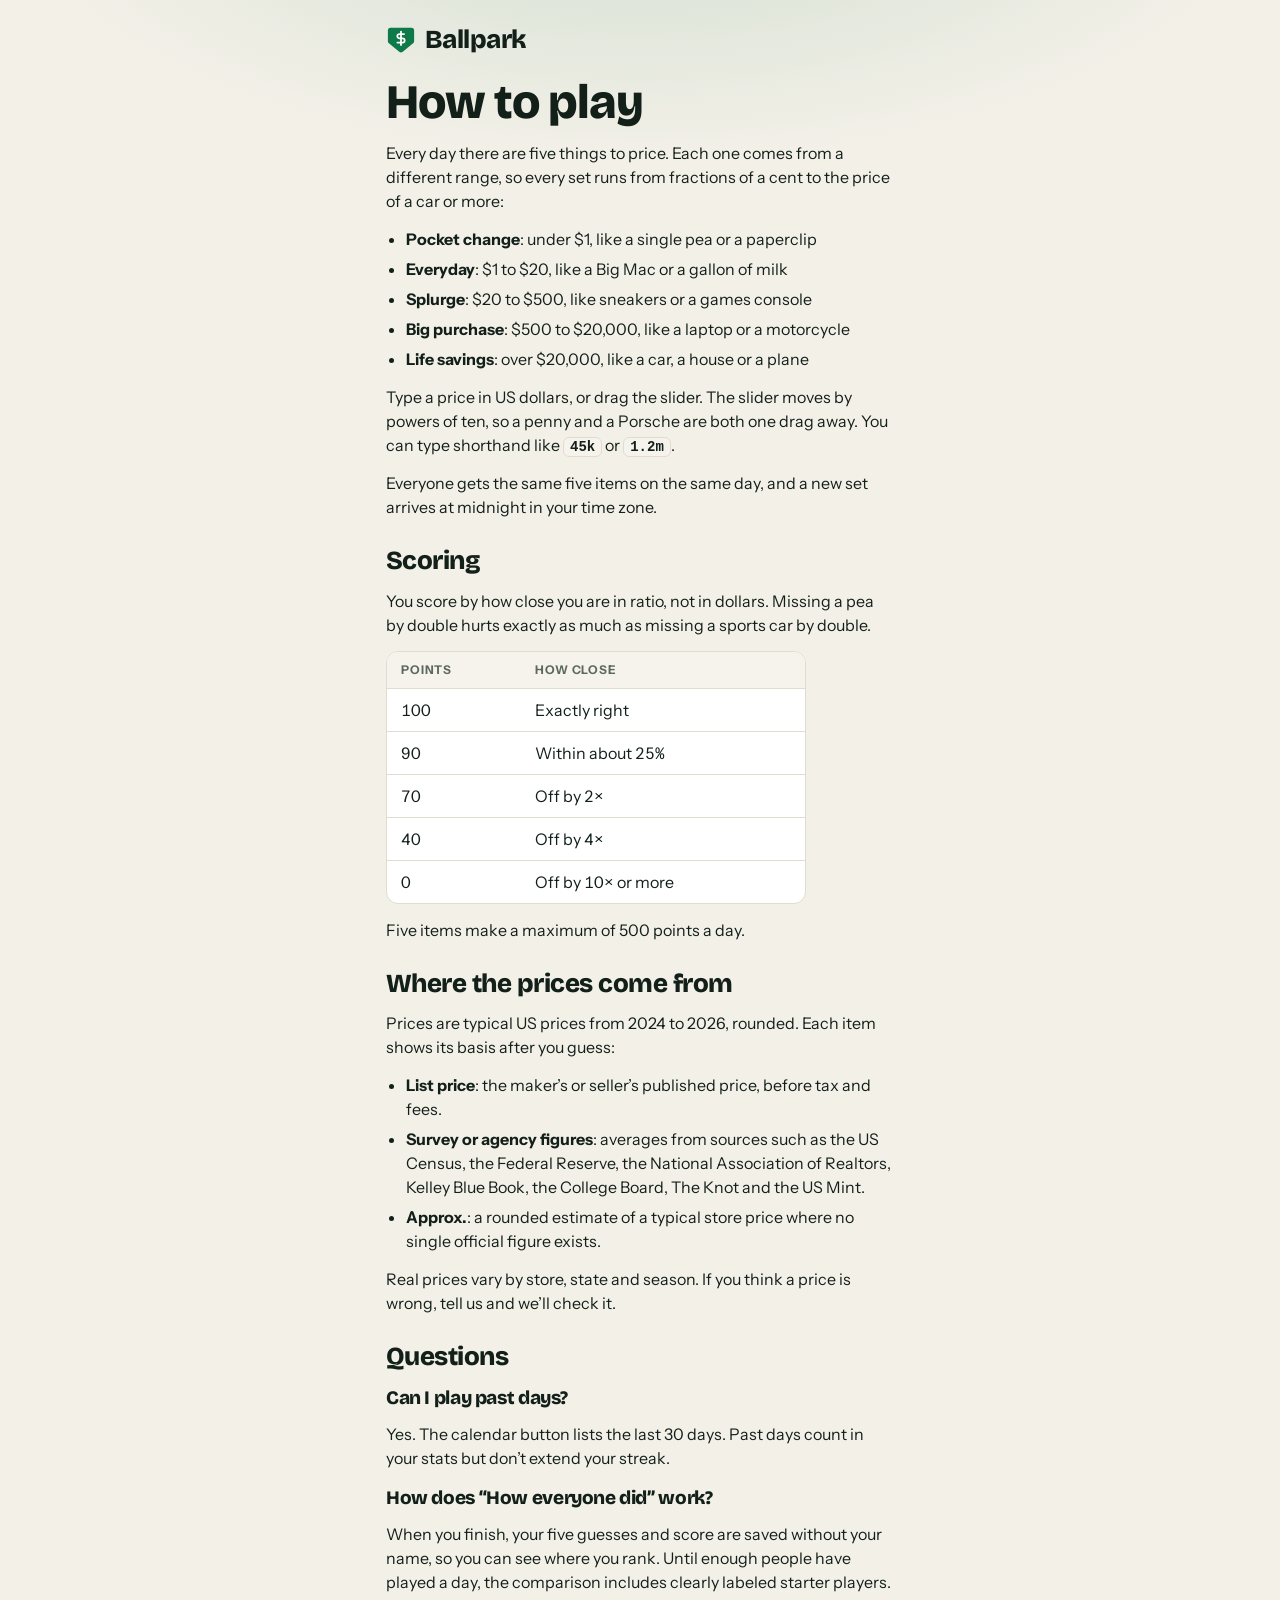
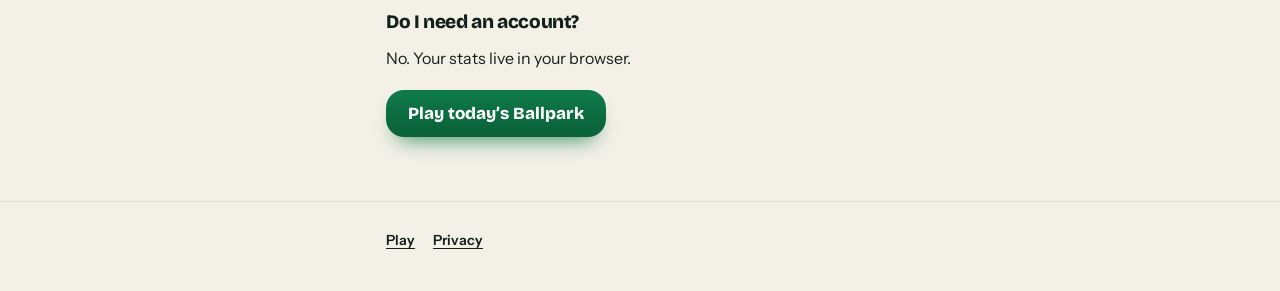
<file: public/about.html>
<!doctype html>
<html lang="en">
<head>
<meta charset="utf-8">
<meta name="viewport" content="width=device-width,initial-scale=1,viewport-fit=cover">
<title>How to Play Ballpark and Where the Prices Come From</title>
<meta name="description" content="Rules, scoring and price sources for Ballpark, the free daily game where you guess the price of five things from a pea to a sports car.">
<link rel="canonical" href="https://playballparkgame.com/about">
<link rel="icon" href="assets/icon.svg" type="image/svg+xml">
<link rel="preconnect" href="https://fonts.googleapis.com">
<link rel="preconnect" href="https://fonts.gstatic.com" crossorigin>
<link rel="stylesheet" href="https://fonts.googleapis.com/css2?family=Bricolage+Grotesque:opsz,wght@12..96,500..800&family=Instrument+Sans:wght@400..700&display=swap">
<link rel="stylesheet" href="assets/styles.css?v=ebe54097">
<script async src="https://pagead2.googlesyndication.com/pagead/js/adsbygoogle.js?client=ca-pub-3527976509887077"
     crossorigin="anonymous"></script>
</head>
<body>
<main class="wrap doc">
  <a class="doclogo" href="./"><svg class="mark" viewBox="0 0 32 32" width="30" height="30" aria-hidden="true"><path class="mark-plate" d="M5 3h22a3 3 0 0 1 3 3v11.2a3 3 0 0 1-1.1 2.3l-11 9.1a3 3 0 0 1-3.8 0l-11-9.1A3 3 0 0 1 2 17.2V6a3 3 0 0 1 3-3z"/><g class="mark-glyph" transform="translate(8.2 6.4) scale(.65)" fill="none" stroke-width="2.9" stroke-linecap="round" stroke-linejoin="round"><path d="M12 1v22"/><path d="M17 5H9.5a3.5 3.5 0 0 0 0 7h5a3.5 3.5 0 0 1 0 7H6"/></g></svg>Ballpark</a>
  <h1>How to play</h1>
  <p>Every day there are five things to price. Each one comes from a different range, so every set runs from fractions of a cent to the price of a car or more:</p>
  <ul>
    <li><b>Pocket change</b>: under $1, like a single pea or a paperclip</li>
    <li><b>Everyday</b>: $1 to $20, like a Big Mac or a gallon of milk</li>
    <li><b>Splurge</b>: $20 to $500, like sneakers or a games console</li>
    <li><b>Big purchase</b>: $500 to $20,000, like a laptop or a motorcycle</li>
    <li><b>Life savings</b>: over $20,000, like a car, a house or a plane</li>
  </ul>
  <p>Type a price in US dollars, or drag the slider. The slider moves by powers of ten, so a penny and a Porsche are both one drag away. You can type shorthand like <code>45k</code> or <code>1.2m</code>.</p>
  <p>Everyone gets the same five items on the same day, and a new set arrives at midnight in your time zone.</p>

  <h2>Scoring</h2>
  <p>You score by how close you are in ratio, not in dollars. Missing a pea by double hurts exactly as much as missing a sports car by double.</p>
  <table class="doctable">
    <thead><tr><th>Points</th><th>How close</th></tr></thead>
    <tbody>
      <tr><td>100</td><td>Exactly right</td></tr>
      <tr><td>90</td><td>Within about 25%</td></tr>
      <tr><td>70</td><td>Off by 2×</td></tr>
      <tr><td>40</td><td>Off by 4×</td></tr>
      <tr><td>0</td><td>Off by 10× or more</td></tr>
    </tbody>
  </table>
  <p>Five items make a maximum of 500 points a day.</p>

  <h2>Where the prices come from</h2>
  <p>Prices are typical US prices from 2024 to 2026, rounded. Each item shows its basis after you guess:</p>
  <ul>
    <li><b>List price</b>: the maker’s or seller’s published price, before tax and fees.</li>
    <li><b>Survey or agency figures</b>: averages from sources such as the US Census, the Federal Reserve, the National Association of Realtors, Kelley Blue Book, the College Board, The Knot and the US Mint.</li>
    <li><b>Approx.</b>: a rounded estimate of a typical store price where no single official figure exists.</li>
  </ul>
  <p>Real prices vary by store, state and season. If you think a price is wrong, tell us and we’ll check it.</p>

  <h2>Questions</h2>
  <h3>Can I play past days?</h3>
  <p>Yes. The calendar button lists the last 30 days. Past days count in your stats but don’t extend your streak.</p>
  <h3>How does “How everyone did” work?</h3>
  <p>When you finish, your five guesses and score are saved without your name, so you can see where you rank. Until enough people have played a day, the comparison includes clearly labeled starter players.</p>
  <h3>Do I need an account?</h3>
  <p>No. Your stats live in your browser.</p>
  <p><a class="cta-link" href="./">Play today’s Ballpark</a></p>
</main>
<footer class="sitefoot"><div class="wrap"><nav class="footlinks" aria-label="Site"><a href="./">Play</a><a href="privacy.html">Privacy</a></nav></div></footer>
</body>
</html>
</file>
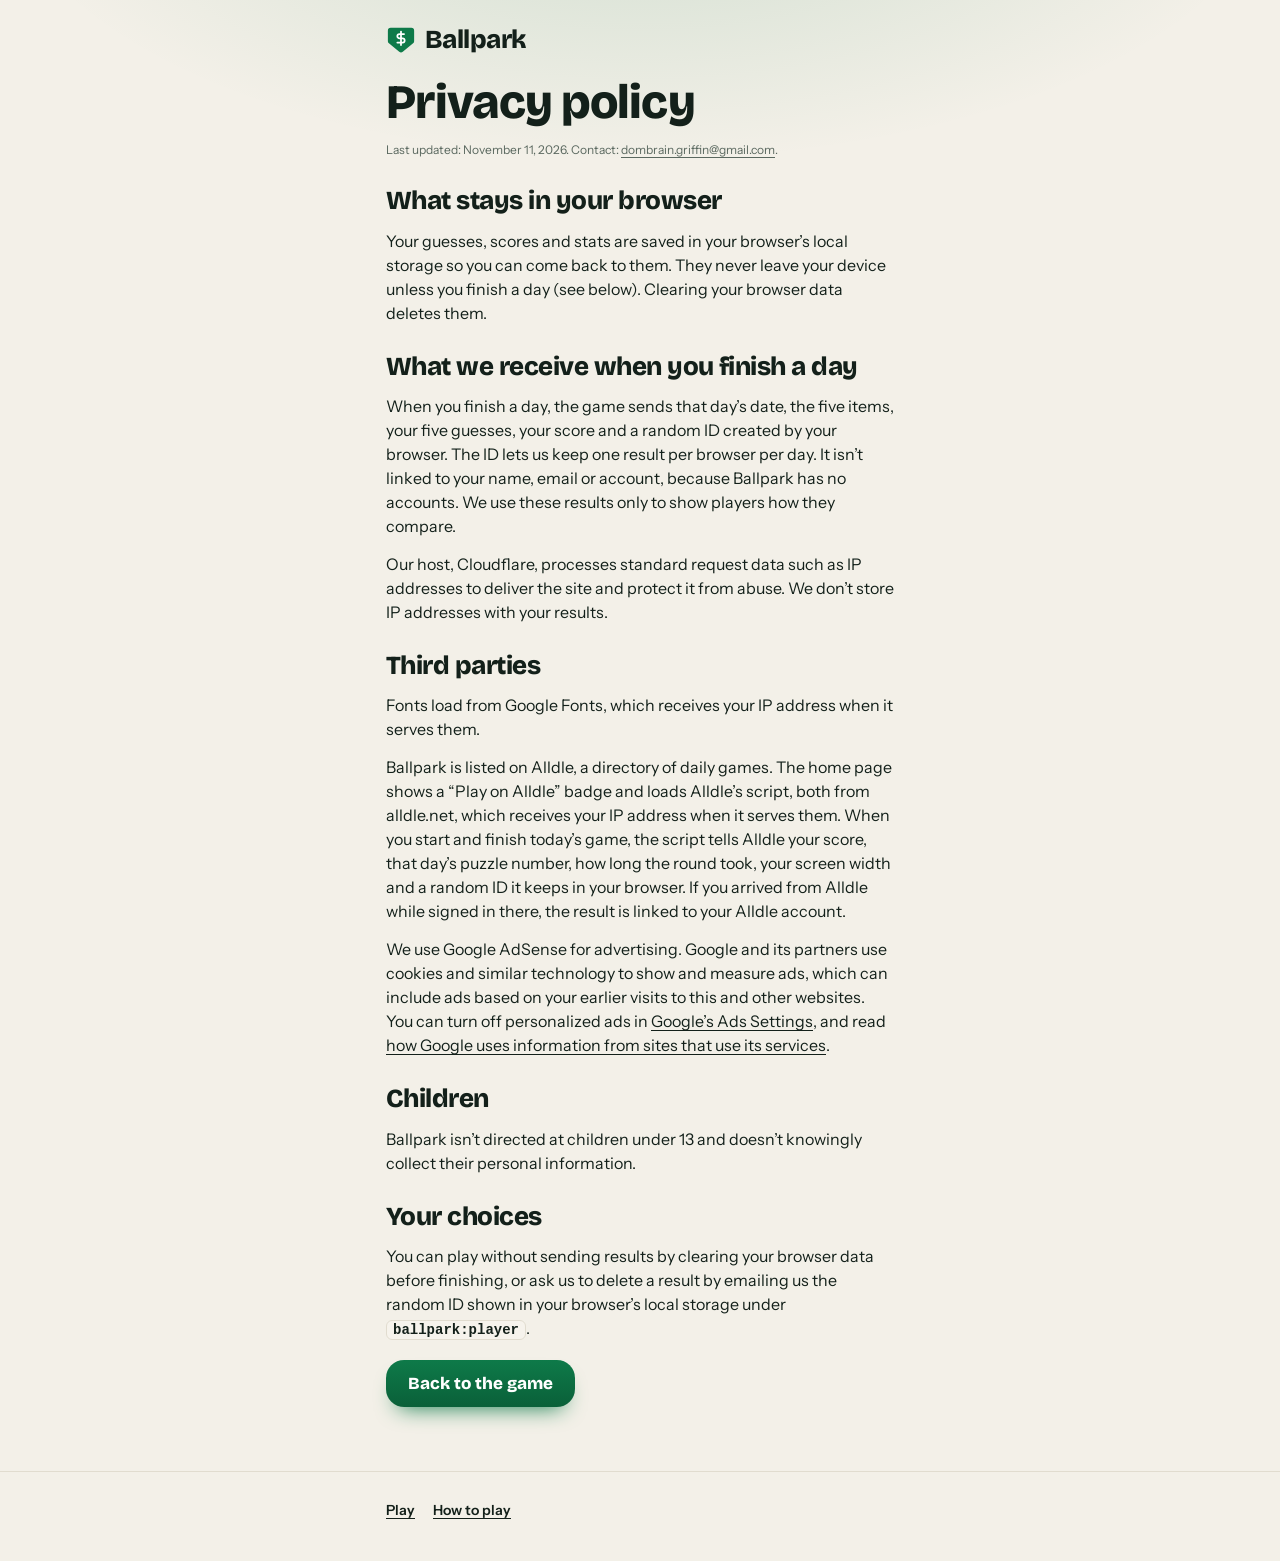
<file: public/privacy.html>
<!doctype html>
<html lang="en">
<head>
<meta charset="utf-8">
<meta name="viewport" content="width=device-width,initial-scale=1,viewport-fit=cover">
<title>Ballpark Privacy Policy</title>
<meta name="description" content="What Ballpark stores, what it sends, and what it never collects.">
<link rel="canonical" href="https://playballparkgame.com/privacy">
<link rel="icon" href="assets/icon.svg" type="image/svg+xml">
<link rel="preconnect" href="https://fonts.googleapis.com">
<link rel="preconnect" href="https://fonts.gstatic.com" crossorigin>
<link rel="stylesheet" href="https://fonts.googleapis.com/css2?family=Bricolage+Grotesque:opsz,wght@12..96,500..800&family=Instrument+Sans:wght@400..700&display=swap">
<link rel="stylesheet" href="assets/styles.css?v=ebe54097">
<script async src="https://pagead2.googlesyndication.com/pagead/js/adsbygoogle.js?client=ca-pub-3527976509887077"
     crossorigin="anonymous"></script>
</head>
<body>
<main class="wrap doc">
  <a class="doclogo" href="./"><svg class="mark" viewBox="0 0 32 32" width="30" height="30" aria-hidden="true"><path class="mark-plate" d="M5 3h22a3 3 0 0 1 3 3v11.2a3 3 0 0 1-1.1 2.3l-11 9.1a3 3 0 0 1-3.8 0l-11-9.1A3 3 0 0 1 2 17.2V6a3 3 0 0 1 3-3z"/><g class="mark-glyph" transform="translate(8.2 6.4) scale(.65)" fill="none" stroke-width="2.9" stroke-linecap="round" stroke-linejoin="round"><path d="M12 1v22"/><path d="M17 5H9.5a3.5 3.5 0 0 0 0 7h5a3.5 3.5 0 0 1 0 7H6"/></g></svg>Ballpark</a>
  <h1>Privacy policy</h1>
  <p class="fine">Last updated: November 11, 2026. Contact: <a href="mailto:dombrain.griffin@gmail.com">dombrain.griffin@gmail.com</a>.</p>

  <h2>What stays in your browser</h2>
  <p>Your guesses, scores and stats are saved in your browser’s local storage so you can come back to them. They never leave your device unless you finish a day (see below). Clearing your browser data deletes them.</p>

  <h2>What we receive when you finish a day</h2>
  <p>When you finish a day, the game sends that day’s date, the five items, your five guesses, your score and a random ID created by your browser. The ID lets us keep one result per browser per day. It isn’t linked to your name, email or account, because Ballpark has no accounts. We use these results only to show players how they compare.</p>
  <p>Our host, Cloudflare, processes standard request data such as IP addresses to deliver the site and protect it from abuse. We don’t store IP addresses with your results.</p>

  <h2>Third parties</h2>
  <p>Fonts load from Google Fonts, which receives your IP address when it serves them.</p>
  <p>Ballpark is listed on Alldle, a directory of daily games. The home page shows a “Play on Alldle” badge and loads Alldle’s script, both from alldle.net, which receives your IP address when it serves them. When you start and finish today’s game, the script tells Alldle your score, that day’s puzzle number, how long the round took, your screen width and a random ID it keeps in your browser. If you arrived from Alldle while signed in there, the result is linked to your Alldle account.</p>
  <p>We use Google AdSense for advertising. Google and its partners use cookies and similar technology to show and measure ads, which can include ads based on your earlier visits to this and other websites. You can turn off personalized ads in <a href="https://adssettings.google.com">Google’s Ads Settings</a>, and read <a href="https://policies.google.com/technologies/partner-sites">how Google uses information from sites that use its services</a>.</p>
  <!-- [If you add analytics: name the tool and what it measures.] -->

  <h2>Children</h2>
  <p>Ballpark isn’t directed at children under 13 and doesn’t knowingly collect their personal information.</p>

  <h2>Your choices</h2>
  <p>You can play without sending results by clearing your browser data before finishing, or ask us to delete a result by emailing us the random ID shown in your browser’s local storage under <code>ballpark:player</code>.</p>
  <p><a class="cta-link" href="./">Back to the game</a></p>
</main>
<footer class="sitefoot"><div class="wrap"><nav class="footlinks" aria-label="Site"><a href="./">Play</a><a href="about.html">How to play</a></nav></div></footer>
</body>
</html>
</file>
<file: public/assets/styles.css>
/* Ballpark styles. One look with a day and a night version; the night version follows the visitor's dark-mode setting.
   To change colors, edit the tokens in the two blocks below. */
:root{
  --bg:#F3F0E8; --surface:#FFFFFF; --surface2:#F6F3EC; --ink:#13201A; --muted:#5A685F; --line:#E1DCCF;
  --primary:#0E7A49; --primary2:#0A6039; --on-primary:#FFFFFF; --accent:#F4B52E; --on-accent:#1B1503;
  --good:#12995A; --mid:#D29406; --warn:#E26F14; --bad:#D4372D;
  --glow:rgba(14,122,73,.16); --shadow:rgba(28,45,35,.22); --backdrop:rgba(19,32,26,.5);
}
@media (prefers-color-scheme: dark){
  :root:not([data-theme="light"]){
    --bg:#0B120E; --surface:#141E18; --surface2:#1B2820; --ink:#EDF3EE; --muted:#9AAA9F; --line:#28382E;
    --primary:#34D17E; --primary2:#22B468; --on-primary:#06150C; --accent:#FFC84A; --on-accent:#1B1503;
    --good:#3DD683; --mid:#FFCB45; --warn:#FF9440; --bad:#FF6A60;
    --glow:rgba(52,209,126,.13); --shadow:rgba(0,0,0,.6); --backdrop:rgba(0,0,0,.62); color-scheme:dark;
  }
}
:root[data-theme="dark"]{
  --bg:#0B120E; --surface:#141E18; --surface2:#1B2820; --ink:#EDF3EE; --muted:#9AAA9F; --line:#28382E;
  --primary:#34D17E; --primary2:#22B468; --on-primary:#06150C; --accent:#FFC84A; --on-accent:#1B1503;
  --good:#3DD683; --mid:#FFCB45; --warn:#FF9440; --bad:#FF6A60;
  --glow:rgba(52,209,126,.13); --shadow:rgba(0,0,0,.6); --backdrop:rgba(0,0,0,.62); color-scheme:dark;
}

/* ---- base ---- */
:root{
  --f-display:"Bricolage Grotesque","Instrument Sans",system-ui,-apple-system,"Segoe UI",sans-serif;
  --f-body:"Instrument Sans",system-ui,-apple-system,"Segoe UI",sans-serif;
  --f-emoji:"Apple Color Emoji","Segoe UI Emoji","Noto Color Emoji",sans-serif;
  --r-lg:28px; --r-md:18px; --r-sm:12px;
  --card-shadow:0 1px 2px color-mix(in srgb,var(--shadow) 30%,transparent), 0 24px 48px -28px var(--shadow);
}
*{box-sizing:border-box}
html{-webkit-text-size-adjust:100%}
body{margin:0; min-height:100vh; background:radial-gradient(900px 420px at 50% -140px,var(--glow),transparent 72%) no-repeat, var(--bg); color:var(--ink); font-family:var(--f-body); font-size:16px; line-height:1.5; -webkit-font-smoothing:antialiased; padding-top:env(safe-area-inset-top,0px); padding-bottom:env(safe-area-inset-bottom,0px)}
img{max-width:100%}
[hidden]{display:none!important}
.wrap{max-width:540px; margin:0 auto; padding-block:18px 56px; padding-left:max(16px, env(safe-area-inset-left,0px)); padding-right:max(16px, env(safe-area-inset-right,0px)); display:grid; gap:16px}
h1,h2,h3{margin:0; font-family:var(--f-display); font-weight:800; line-height:1.05; letter-spacing:-.02em; text-wrap:balance}
p{margin:0}
button{font:inherit; color:inherit; -webkit-tap-highlight-color:transparent}
a{color:inherit; text-underline-offset:3px}
:focus-visible{outline:3px solid var(--primary); outline-offset:3px}
.num{font-variant-numeric:tabular-nums}
.emo{font-family:var(--f-emoji); line-height:1; font-style:normal}
.t90{--t:var(--good)} .t70{--t:var(--mid)} .t40{--t:var(--warn)} .t0{--t:var(--bad)}

/* ---- top bar ---- */
.top{display:flex; align-items:center; justify-content:space-between; gap:10px}
.logo{display:flex; align-items:center; gap:9px}
.logo h1{font-size:28px}
.mark{display:block; flex:none}
.mark-plate{fill:var(--primary)} .mark-glyph{stroke:var(--on-primary)}
.icons{display:flex; gap:8px}
.ibtn{width:42px; height:42px; border-radius:50%; border:1px solid var(--line); background:var(--surface); cursor:pointer; display:grid; place-items:center; padding:0; transition:transform .12s, background .12s, border-color .12s}
.ibtn:hover{border-color:color-mix(in srgb,var(--primary) 45%,var(--line)); background:color-mix(in srgb,var(--primary) 7%,var(--surface))}
.ibtn:active{transform:scale(.94)}
.ibtn svg{width:19px; height:19px; stroke:var(--ink); fill:none; stroke-width:2; stroke-linecap:round; stroke-linejoin:round}
.sub{display:flex; align-items:center; gap:8px; font-size:13px; font-weight:600; color:var(--muted); letter-spacing:.01em}
.sub .sep{width:3px; height:3px; border-radius:50%; background:currentColor; opacity:.6}
.sub .when{margin-left:auto; padding:3px 10px; border-radius:999px; background:color-mix(in srgb,var(--primary) 12%,transparent); color:var(--primary); font-size:12px; letter-spacing:.06em; text-transform:uppercase; font-weight:700}
.banner{font-size:14px; padding:10px 14px; border-radius:var(--r-sm); border:1px solid color-mix(in srgb,var(--accent) 55%,var(--line)); background:color-mix(in srgb,var(--accent) 16%,var(--surface))}

/* ---- progress: one chip per item, then the running total ---- */
.steps{display:grid; grid-template-columns:repeat(5,1fr) 1.35fr; gap:8px}
.step{height:46px; display:grid; place-items:center; border-radius:14px; background:color-mix(in srgb,var(--surface) 60%,transparent); border:1px solid var(--line); color:var(--muted); font:700 17px var(--f-display); font-variant-numeric:tabular-nums; transition:background .2s, border-color .2s}
.step.now{background:var(--surface); border:2px solid var(--primary); color:var(--primary); box-shadow:0 0 0 4px color-mix(in srgb,var(--primary) 14%,transparent)}
.step.done{background:color-mix(in srgb,var(--t) 15%,var(--surface)); border-color:color-mix(in srgb,var(--t) 45%,var(--surface)); color:color-mix(in srgb,var(--t) 72%,var(--ink))}
.step.tot{background:var(--ink); border-color:var(--ink); color:var(--bg); display:flex; flex-direction:column; justify-content:center; align-items:center; gap:1px; font-size:18px; line-height:1}
.step.tot small{font:600 9px/1 var(--f-body); letter-spacing:.08em; text-transform:uppercase; opacity:.7}

/* ---- cards ---- */
.card,.panel,.sheet{background:var(--surface); border:1px solid var(--line); border-radius:var(--r-lg); box-shadow:var(--card-shadow)}
.card{padding:26px 22px 22px; display:grid; gap:14px; justify-items:center; text-align:center}
.card > *{max-width:100%; min-width:0}
@keyframes rise{from{opacity:0; transform:translateY(10px)} to{opacity:1; transform:none}}
.card,.panel{animation:rise .35s cubic-bezier(.2,.7,.2,1) both}
.band{display:inline-flex; align-items:center; gap:8px; padding:5px 12px; border-radius:999px; background:color-mix(in srgb,var(--primary) 11%,transparent); color:var(--primary); font-size:12px; font-weight:700; letter-spacing:.07em; text-transform:uppercase}
.emoji{width:clamp(112px,32vw,140px); aspect-ratio:1; display:grid; place-items:center; border-radius:50%; background:radial-gradient(circle at 32% 26%,var(--surface) 0,color-mix(in srgb,var(--accent) 20%,var(--surface2)) 70%); box-shadow:inset 0 -8px 18px color-mix(in srgb,var(--accent) 16%,transparent), 0 14px 26px -16px var(--shadow)}
.emoji .emo{font-size:clamp(60px,17vw,76px); filter:drop-shadow(0 6px 6px color-mix(in srgb,var(--shadow) 60%,transparent))}
.emoji.sm{width:84px} .emoji.sm .emo{font-size:44px}
@keyframes bob{50%{transform:translateY(-5px)}}
.emoji:not(.sm) .emo{animation:bob 3.6s ease-in-out infinite}
.iname{font-size:clamp(28px,7.6vw,36px)}
.idetail{color:var(--muted); max-width:36ch}

/* ---- guess input ---- */
.guess{display:grid; gap:12px; width:100%; min-width:0; justify-self:stretch; margin-top:4px}
.pricebox{display:flex; align-items:center; border-radius:20px; border:2px solid var(--line); background:var(--surface2); padding:4px 18px; transition:border-color .15s, box-shadow .15s; cursor:text}
.pricebox span{font:700 34px var(--f-display); color:var(--primary)}
.pricebox input{flex:1; width:0; min-width:0; border:0; background:transparent; color:var(--ink); font:800 40px var(--f-display); letter-spacing:-.02em; font-variant-numeric:tabular-nums; padding:8px 8px; outline:none}
.pricebox input::placeholder{color:color-mix(in srgb,var(--muted) 40%,transparent)}
.pricebox:focus-within{border-color:var(--primary); box-shadow:0 0 0 4px color-mix(in srgb,var(--primary) 16%,transparent)}
.nudges{display:grid; grid-template-columns:repeat(4,1fr); gap:8px}
.nudge{padding:9px 0; border-radius:999px; border:1px solid var(--line); background:var(--surface); cursor:pointer; font:700 15px var(--f-display); transition:transform .12s, background .12s, border-color .12s}
.nudge:hover{border-color:color-mix(in srgb,var(--primary) 45%,var(--line)); background:color-mix(in srgb,var(--primary) 7%,var(--surface))}
.nudge:active{transform:scale(.95)}
.slider{-webkit-appearance:none; appearance:none; width:100%; height:10px; margin:10px 0 4px; border-radius:999px; background:linear-gradient(90deg,color-mix(in srgb,var(--primary) 22%,var(--surface2)),var(--primary)); cursor:pointer}
.slider::-webkit-slider-thumb{-webkit-appearance:none; appearance:none; width:30px; height:30px; border-radius:50%; background:var(--surface); border:3px solid var(--primary); box-shadow:0 4px 10px -2px var(--shadow)}
.slider::-moz-range-thumb{width:24px; height:24px; border-radius:50%; background:var(--surface); border:3px solid var(--primary); box-shadow:0 4px 10px -2px var(--shadow)}
.slider::-moz-range-track{background:transparent}
.scale{position:relative; height:18px; margin-inline:14px; font-size:12px; font-weight:600; color:var(--muted)}
.scale span{position:absolute; top:0; transform:translateX(-50%); white-space:nowrap}
.scale span:first-child{transform:none; margin-left:-14px}
.cta{width:100%; padding:16px; border:0; border-radius:var(--r-md); background:linear-gradient(180deg,var(--primary),var(--primary2)); color:var(--on-primary); font:800 18px var(--f-display); letter-spacing:.01em; cursor:pointer; box-shadow:0 12px 22px -12px var(--primary), inset 0 1px 0 rgba(255,255,255,.22); transition:transform .12s, box-shadow .12s, filter .12s}
.cta:hover{filter:brightness(1.06); transform:translateY(-1px)}
.cta:active{transform:translateY(1px) scale(.99)}
.cta:disabled{background:var(--surface2); color:var(--muted); box-shadow:inset 0 0 0 1px var(--line); cursor:not-allowed; transform:none; filter:none}
.cta.alt{background:var(--ink); color:var(--bg); box-shadow:0 12px 22px -14px var(--ink)}
.helper{font-size:13px; color:var(--muted)}

/* ---- reveal ---- */
.reallabel{font-size:12px; font-weight:700; letter-spacing:.09em; text-transform:uppercase; color:var(--muted); margin-bottom:-10px}
.realprice{font:800 clamp(46px,14vw,70px) var(--f-display); letter-spacing:-.035em; line-height:1; font-variant-numeric:tabular-nums}
.yours{font-size:15px; color:var(--muted)} .yours b{color:var(--ink)}
/* How far off: a log scale running from 10× too low to 10× too high, real price in the middle. */
.meter{width:100%; display:grid; gap:6px; margin-top:22px}
.track{position:relative; height:12px; border-radius:999px; background:linear-gradient(90deg,var(--bad),var(--warn) 22%,var(--mid) 36%,var(--good) 47%,var(--good) 53%,var(--mid) 64%,var(--warn) 78%,var(--bad))}
.track .mid{position:absolute; left:50%; top:-4px; bottom:-4px; width:2px; margin-left:-1px; border-radius:2px; background:var(--ink)}
.pin{position:absolute; top:50%; width:22px; height:22px; margin:-11px 0 0 -11px; border-radius:50%; background:var(--surface); border:4px solid var(--ink); box-shadow:0 3px 8px -2px var(--shadow); transition:left .8s cubic-bezier(.2,.8,.2,1)}
.pin span{position:absolute; bottom:22px; left:50%; transform:translateX(-50%); padding:1px 7px; border-radius:6px; background:var(--ink); color:var(--bg); font-size:11px; font-weight:700; white-space:nowrap}
.mscale{display:flex; justify-content:space-between; font-size:11px; font-weight:600; color:var(--muted)}
.verdict{display:flex; gap:10px; align-items:center; justify-content:center; flex-wrap:wrap}
.pts{font:800 34px var(--f-display); letter-spacing:-.02em; color:color-mix(in srgb,var(--t) 80%,var(--ink))}
.pill{font-size:13px; font-weight:700; padding:4px 12px; border-radius:999px; background:color-mix(in srgb,var(--t) 16%,var(--surface)); color:color-mix(in srgb,var(--t) 70%,var(--ink)); border:1px solid color-mix(in srgb,var(--t) 40%,var(--surface))}
@keyframes pop{0%{transform:scale(.6); opacity:0} 60%{transform:scale(1.08); opacity:1} 100%{transform:none}}
.verdict.anim{animation:pop .45s .55s cubic-bezier(.2,.8,.2,1) both}
.basis{font-size:12px; color:var(--muted)}

/* ---- results ---- */
.hero{gap:10px; padding-top:24px}
.ring{position:relative; width:164px; height:164px}
.ring svg{width:100%; height:100%; transform:rotate(-90deg)}
.ring circle{fill:none; stroke-width:11}
.ring .rbg{stroke:var(--surface2)}
.ring .rfg{stroke:var(--primary); stroke-linecap:round; transition:stroke-dashoffset 1s cubic-bezier(.2,.8,.2,1)}
.ring div{position:absolute; inset:0; display:grid; place-content:center; justify-items:center}
.ring b{font:800 50px var(--f-display); letter-spacing:-.03em; line-height:1}
.ring span{font-size:13px; font-weight:600; color:var(--muted)}
.rank{font-size:28px; color:var(--primary)}
.herosub{font-size:13px; font-weight:600; color:var(--muted)}
.grid{font-family:var(--f-emoji); font-size:24px; letter-spacing:5px; margin-right:-5px}
.receipt{padding:6px 20px; display:grid; text-align:left; justify-items:stretch; gap:0}
.rrow{display:grid; grid-template-columns:36px 1fr auto; gap:12px; align-items:center; padding:13px 0; border-bottom:1px dashed var(--line)}
.rrow:last-child{border-bottom:0}
.rrow .e{font-size:28px; text-align:center}
.rrow .n{font-weight:700; line-height:1.25}
.rrow .m{color:var(--muted); font-size:13px}
.rrow .p{font:800 15px var(--f-display); padding:4px 10px; border-radius:999px; background:color-mix(in srgb,var(--t) 15%,var(--surface)); color:color-mix(in srgb,var(--t) 72%,var(--ink))}
.actions{display:grid; grid-template-columns:repeat(auto-fit,minmax(0,1fr)); gap:10px}
.btn{padding:13px 10px; border-radius:var(--r-md); border:1px solid var(--line); background:var(--surface); font:700 15px var(--f-display); cursor:pointer; transition:transform .12s, background .12s, border-color .12s}
.btn:hover{border-color:color-mix(in srgb,var(--primary) 45%,var(--line))}
.btn:active{transform:scale(.97)}
.btn.primary{border-color:transparent; background:linear-gradient(180deg,var(--primary),var(--primary2)); color:var(--on-primary); box-shadow:0 12px 22px -14px var(--primary)}
.panel{padding:20px; display:grid; gap:12px}
.panel h3{font-size:22px}
.ctable{display:grid}
.crow{display:grid; grid-template-columns:28px 1fr auto 76px; gap:10px; align-items:center; font-size:14px; padding:8px 0; border-top:1px solid var(--line)}
.crow.note{border-top:0; padding-bottom:4px}
.crow .emo{font-size:20px}
.crow .mono{font-weight:700; font-variant-numeric:tabular-nums; text-align:right}
.crow .muted{color:var(--muted); font-weight:600}
.crow.note span:nth-child(n+3){text-align:right}
.hist{width:100%; height:auto; display:block}
.hbar{fill:color-mix(in srgb,var(--muted) 28%,var(--surface))} .hbar.me{fill:var(--primary)}
.axis{font:600 11px var(--f-body); fill:var(--muted)}
.note{font-size:12px; color:var(--muted)}
.tip{display:flex; align-items:center; justify-content:center; gap:10px; padding:13px 16px; border-radius:var(--r-md); border:1px dashed color-mix(in srgb,var(--accent) 70%,var(--line)); background:color-mix(in srgb,var(--accent) 12%,var(--surface)); color:var(--ink); text-decoration:none; font-size:14px; transition:transform .12s, background .12s}
.tip:hover{background:color-mix(in srgb,var(--accent) 22%,var(--surface)); transform:translateY(-1px)}
.tip .emo{font-size:20px}
.countdown{text-align:center; font-size:13px; font-weight:600; color:var(--muted)}
.countdown b{font:800 30px var(--f-display); letter-spacing:-.01em; color:var(--ink); display:block}

/* ---- modal ---- */
@keyframes fade{from{opacity:0}}
@keyframes sheetup{from{opacity:0; transform:translateY(24px)}}
.modal{position:fixed; inset:0; background:var(--backdrop); -webkit-backdrop-filter:blur(6px); backdrop-filter:blur(6px); display:grid; place-items:end center; z-index:20; padding:12px; padding-left:max(12px, env(safe-area-inset-left,0px)); padding-right:max(12px, env(safe-area-inset-right,0px)); padding-bottom:max(12px, env(safe-area-inset-bottom,0px)); animation:fade .2s both}
@media (min-width:600px){ .modal{place-items:center} }
.sheet{color:var(--ink); width:100%; max-width:500px; max-height:86vh; overflow:auto; padding:22px; display:grid; gap:14px; animation:sheetup .3s cubic-bezier(.2,.8,.2,1) both}
.sheet header{display:flex; justify-content:space-between; align-items:center}
.sheet h2{font-size:26px}
.statgrid{display:grid; grid-template-columns:repeat(4,1fr); gap:8px; text-align:center}
.statgrid div{padding:12px 4px; border-radius:var(--r-sm); background:var(--surface2)}
.statgrid b{display:block; font:800 28px var(--f-display); letter-spacing:-.02em}
.statgrid span{font-size:12px; font-weight:600; color:var(--muted)}
.dist{display:grid; gap:6px}
.drow{display:grid; grid-template-columns:72px 1fr; gap:10px; align-items:center; font-size:13px; font-weight:600; color:var(--muted); font-variant-numeric:tabular-nums}
.drow i{display:block; height:24px; border-radius:8px; background:color-mix(in srgb,var(--muted) 24%,var(--surface)); color:var(--ink); min-width:26px; font-style:normal; font-weight:700; text-align:right; padding-right:8px; line-height:24px}
.drow.me i{background:var(--primary); color:var(--on-primary)}
.days{display:grid; gap:8px}
.day{display:grid; grid-template-columns:1fr auto; gap:8px; align-items:center; padding:12px 14px; border-radius:var(--r-sm); border:1px solid var(--line); background:var(--surface); cursor:pointer; text-align:left; transition:border-color .12s, background .12s}
.day:hover{border-color:color-mix(in srgb,var(--primary) 45%,var(--line)); background:color-mix(in srgb,var(--primary) 6%,var(--surface))}
.day .mono{font-size:13px; font-weight:600; color:var(--muted); font-variant-numeric:tabular-nums}
.day.today{border-color:var(--primary); background:color-mix(in srgb,var(--primary) 9%,var(--surface))}
.how{display:grid; gap:12px}
.scoretable{display:grid; grid-template-columns:auto 1fr; gap:6px 14px; font-size:14px; padding:14px 16px; border-radius:var(--r-sm); background:var(--surface2)}
.scoretable b{font-family:var(--f-display); font-variant-numeric:tabular-nums}
@keyframes shake{25%{transform:translateX(-6px)}75%{transform:translateX(6px)}}
.shake{animation:shake .2s ease-in-out 2}
@media (prefers-reduced-motion: reduce){ *,*::before,*::after{animation:none!important; transition:none!important} }

/* ---- site footer and text pages ---- */
.sitefoot{border-top:1px solid var(--line); margin-top:16px}
.sitefoot .wrap{padding-block:28px 40px; gap:14px}
.seo h2{font-size:22px}
.seo p{color:var(--muted); font-size:15px; margin-top:8px}
.footlinks{display:flex; flex-wrap:wrap; gap:8px 18px; font-size:14px}
.footlinks a{color:var(--ink); font-weight:600}
.fine{font-size:12px; color:var(--muted)}
.badge{justify-self:start; display:block; line-height:0; border-radius:10px}
.doc{gap:14px; padding-block:24px 48px}
.doc h1{font-size:clamp(36px,9vw,48px); margin-top:8px}
.doc h2{font-size:26px; margin-top:14px}
.doc h3{font-size:19px; margin-top:4px}
.doc p,.doc li{max-width:65ch}
.doc ul{margin:0; padding-left:20px; display:grid; gap:6px}
.doc code{font:600 14px ui-monospace,SFMono-Regular,Menlo,monospace; background:var(--surface2); border:1px solid var(--line); border-radius:6px; padding:1px 6px}
.doclogo{display:inline-flex; align-items:center; gap:9px; font:800 26px var(--f-display); letter-spacing:-.02em; text-decoration:none; color:var(--ink); justify-self:start}
.doctable{border-collapse:separate; border-spacing:0; width:100%; max-width:420px; font-variant-numeric:tabular-nums; border:1px solid var(--line); border-radius:var(--r-sm); background:var(--surface); overflow:hidden}
.doctable th,.doctable td{text-align:left; padding:9px 14px; border-bottom:1px solid var(--line)}
.doctable tr:last-child td{border-bottom:0}
.doctable th{font-size:12px; letter-spacing:.07em; text-transform:uppercase; color:var(--muted); background:var(--surface2)}
.cta-link{display:inline-block; background:linear-gradient(180deg,var(--primary),var(--primary2)); color:var(--on-primary)!important; text-decoration:none; font:800 17px var(--f-display); padding:13px 22px; border-radius:var(--r-md); box-shadow:0 12px 22px -12px var(--primary); margin-top:6px}
.draftnote{font-size:14px; padding:10px 14px; border-radius:var(--r-sm); border:1px solid color-mix(in srgb,var(--accent) 55%,var(--line)); background:color-mix(in srgb,var(--accent) 16%,var(--surface))}

/* ---- reserved ad space (only rendered when ADS_ENABLED is on) ---- */
.adslot{min-height:120px; border:1px dashed var(--line); border-radius:var(--r-md); display:grid; place-items:center; position:relative}
.adlabel{position:absolute; top:6px; left:12px; font-size:11px; font-weight:600; letter-spacing:.08em; text-transform:uppercase; color:var(--muted)}
</file>
